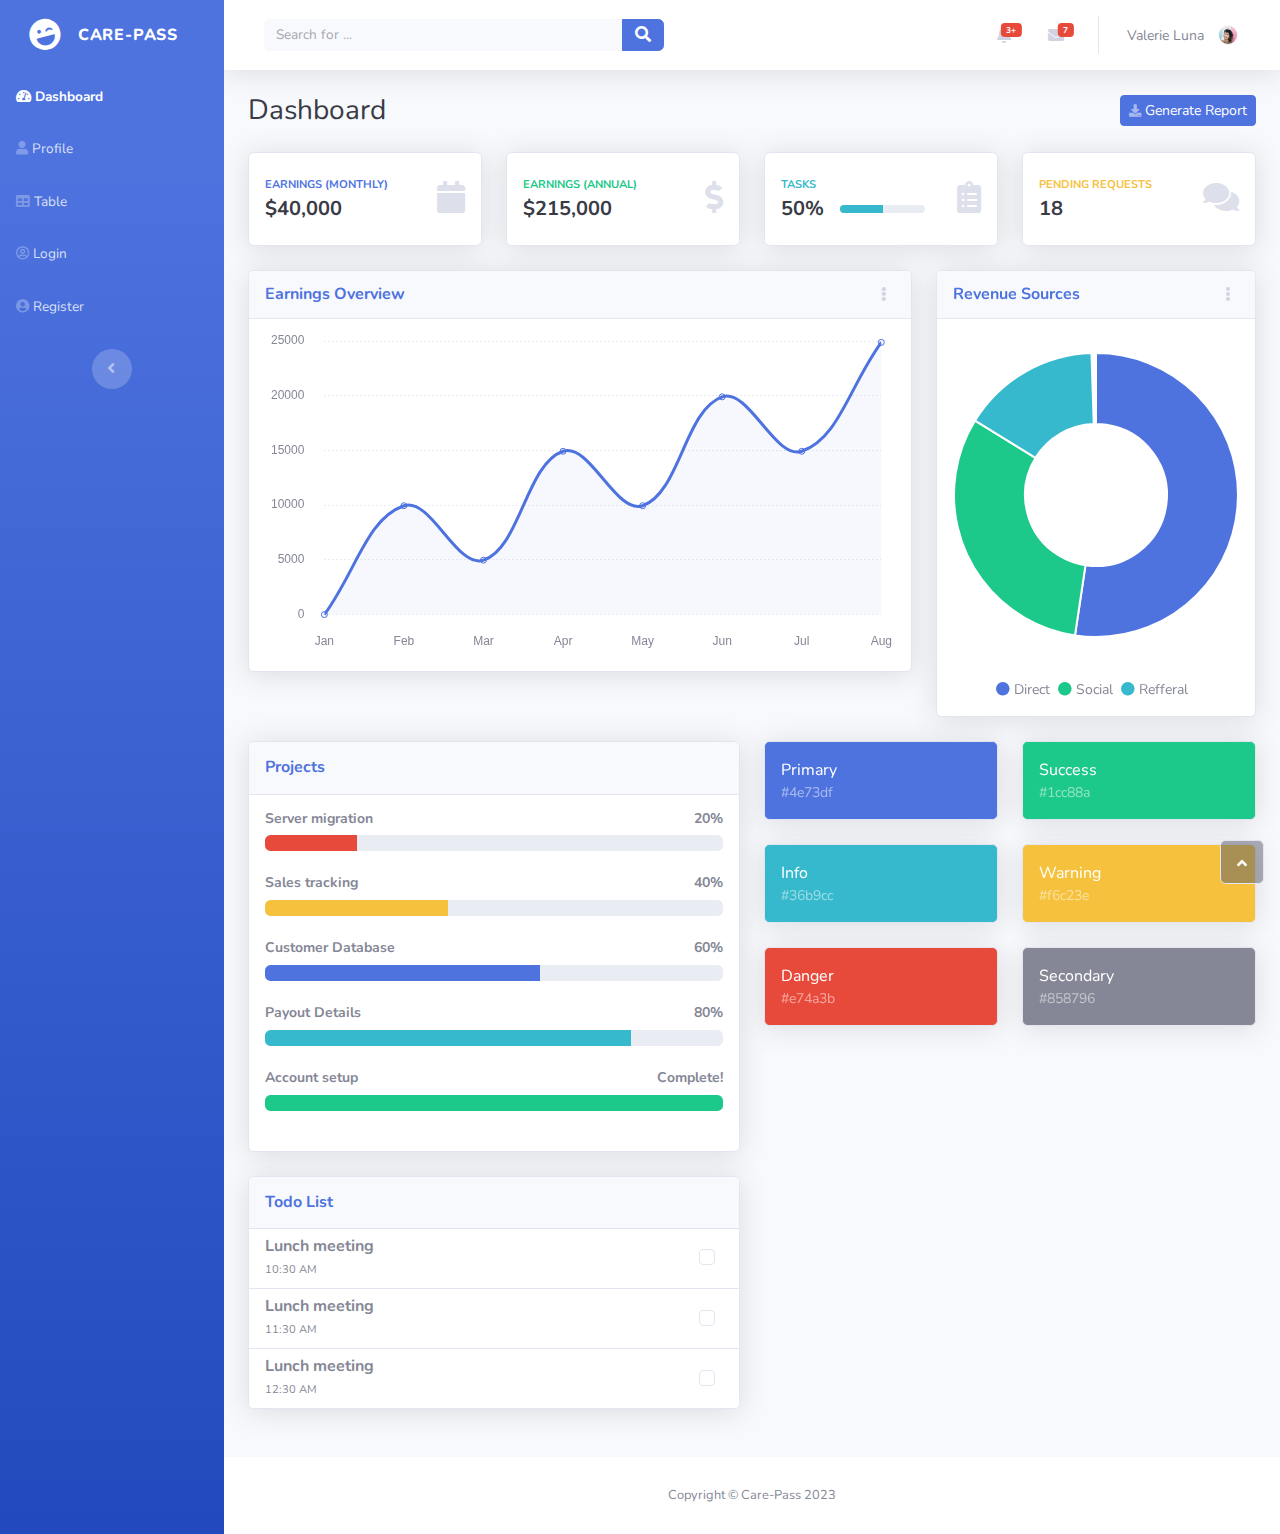
<file: UI-UX/index.html>
<!DOCTYPE html>
<html data-bs-theme="light" lang="en">

<head>
    <meta charset="utf-8">
    <meta name="viewport" content="width=device-width, initial-scale=1.0, shrink-to-fit=no">
    <title>Dashboard - Care-Pass</title>
    <link rel="stylesheet" href="assets/bootstrap/css/bootstrap.min.css">
    <link rel="stylesheet" href="https://fonts.googleapis.com/css?family=Nunito:200,200i,300,300i,400,400i,600,600i,700,700i,800,800i,900,900i&amp;display=swap">
    <link rel="stylesheet" href="assets/fonts/fontawesome-all.min.css">
    <link rel="stylesheet" href="assets/css/untitled.css">
</head>

<body id="page-top">
    <div id="wrapper">
        <nav class="navbar align-items-start sidebar sidebar-dark accordion bg-gradient-primary p-0 navbar-dark">
            <div class="container-fluid d-flex flex-column p-0"><a class="navbar-brand d-flex justify-content-center align-items-center sidebar-brand m-0" href="#">
                    <div class="sidebar-brand-icon rotate-n-15"><i class="fas fa-laugh-wink"></i></div>
                    <div class="sidebar-brand-text mx-3"><span>Care-Pass</span></div>
                </a>
                <hr class="sidebar-divider my-0">
                <ul class="navbar-nav text-light" id="accordionSidebar">
                    <li class="nav-item"><a class="nav-link active" href="index.html"><i class="fas fa-tachometer-alt"></i><span>Dashboard</span></a></li>
                    <li class="nav-item"><a class="nav-link" href="profile.html"><i class="fas fa-user"></i><span>Profile</span></a></li>
                    <li class="nav-item"><a class="nav-link" href="table.html"><i class="fas fa-table"></i><span>Table</span></a></li>
                    <li class="nav-item"><a class="nav-link" href="login.html"><i class="far fa-user-circle"></i><span>Login</span></a></li>
                    <li class="nav-item"><a class="nav-link" href="register.html"><i class="fas fa-user-circle"></i><span>Register</span></a></li>
                </ul>
                <div class="text-center d-none d-md-inline"><button class="btn rounded-circle border-0" id="sidebarToggle" type="button"></button></div>
            </div>
        </nav>
        <div class="d-flex flex-column" id="content-wrapper">
            <div id="content">
                <nav class="navbar navbar-expand bg-white shadow mb-4 topbar static-top navbar-light">
                    <div class="container-fluid"><button class="btn btn-link d-md-none rounded-circle me-3" id="sidebarToggleTop" type="button"><i class="fas fa-bars"></i></button>
                        <form class="d-none d-sm-inline-block me-auto ms-md-3 my-2 my-md-0 mw-100 navbar-search">
                            <div class="input-group"><input class="bg-light form-control border-0 small" type="text" placeholder="Search for ..."><button class="btn btn-primary py-0" type="button"><i class="fas fa-search"></i></button></div>
                        </form>
                        <ul class="navbar-nav flex-nowrap ms-auto">
                            <li class="nav-item dropdown d-sm-none no-arrow"><a class="dropdown-toggle nav-link" aria-expanded="false" data-bs-toggle="dropdown" href="#"><i class="fas fa-search"></i></a>
                                <div class="dropdown-menu dropdown-menu-end p-3 animated--grow-in" aria-labelledby="searchDropdown">
                                    <form class="me-auto navbar-search w-100">
                                        <div class="input-group"><input class="bg-light form-control border-0 small" type="text" placeholder="Search for ...">
                                            <div class="input-group-append"><button class="btn btn-primary py-0" type="button"><i class="fas fa-search"></i></button></div>
                                        </div>
                                    </form>
                                </div>
                            </li>
                            <li class="nav-item dropdown no-arrow mx-1">
                                <div class="nav-item dropdown no-arrow"><a class="dropdown-toggle nav-link" aria-expanded="false" data-bs-toggle="dropdown" href="#"><span class="badge bg-danger badge-counter">3+</span><i class="fas fa-bell fa-fw"></i></a>
                                    <div class="dropdown-menu dropdown-menu-end dropdown-list animated--grow-in">
                                        <h6 class="dropdown-header">alerts center</h6><a class="dropdown-item d-flex align-items-center" href="#">
                                            <div class="me-3">
                                                <div class="bg-primary icon-circle"><i class="fas fa-file-alt text-white"></i></div>
                                            </div>
                                            <div><span class="small text-gray-500">December 12, 2019</span>
                                                <p>A new monthly report is ready to download!</p>
                                            </div>
                                        </a><a class="dropdown-item d-flex align-items-center" href="#">
                                            <div class="me-3">
                                                <div class="bg-success icon-circle"><i class="fas fa-donate text-white"></i></div>
                                            </div>
                                            <div><span class="small text-gray-500">December 7, 2019</span>
                                                <p>$290.29 has been deposited into your account!</p>
                                            </div>
                                        </a><a class="dropdown-item d-flex align-items-center" href="#">
                                            <div class="me-3">
                                                <div class="bg-warning icon-circle"><i class="fas fa-exclamation-triangle text-white"></i></div>
                                            </div>
                                            <div><span class="small text-gray-500">December 2, 2019</span>
                                                <p>Spending Alert: We've noticed unusually high spending for your account.</p>
                                            </div>
                                        </a><a class="dropdown-item text-center small text-gray-500" href="#">Show All Alerts</a>
                                    </div>
                                </div>
                            </li>
                            <li class="nav-item dropdown no-arrow mx-1">
                                <div class="nav-item dropdown no-arrow"><a class="dropdown-toggle nav-link" aria-expanded="false" data-bs-toggle="dropdown" href="#"><span class="badge bg-danger badge-counter">7</span><i class="fas fa-envelope fa-fw"></i></a>
                                    <div class="dropdown-menu dropdown-menu-end dropdown-list animated--grow-in">
                                        <h6 class="dropdown-header">alerts center</h6><a class="dropdown-item d-flex align-items-center" href="#">
                                            <div class="dropdown-list-image me-3"><img class="rounded-circle" src="assets/img/avatars/avatar4.jpeg">
                                                <div class="bg-success status-indicator"></div>
                                            </div>
                                            <div class="fw-bold">
                                                <div class="text-truncate"><span>Hi there! I am wondering if you can help me with a problem I've been having.</span></div>
                                                <p class="small text-gray-500 mb-0">Emily Fowler - 58m</p>
                                            </div>
                                        </a><a class="dropdown-item d-flex align-items-center" href="#">
                                            <div class="dropdown-list-image me-3"><img class="rounded-circle" src="assets/img/avatars/avatar2.jpeg">
                                                <div class="status-indicator"></div>
                                            </div>
                                            <div class="fw-bold">
                                                <div class="text-truncate"><span>I have the photos that you ordered last month!</span></div>
                                                <p class="small text-gray-500 mb-0">Jae Chun - 1d</p>
                                            </div>
                                        </a><a class="dropdown-item d-flex align-items-center" href="#">
                                            <div class="dropdown-list-image me-3"><img class="rounded-circle" src="assets/img/avatars/avatar3.jpeg">
                                                <div class="bg-warning status-indicator"></div>
                                            </div>
                                            <div class="fw-bold">
                                                <div class="text-truncate"><span>Last month's report looks great, I am very happy with the progress so far, keep up the good work!</span></div>
                                                <p class="small text-gray-500 mb-0">Morgan Alvarez - 2d</p>
                                            </div>
                                        </a><a class="dropdown-item d-flex align-items-center" href="#">
                                            <div class="dropdown-list-image me-3"><img class="rounded-circle" src="assets/img/avatars/avatar5.jpeg">
                                                <div class="bg-success status-indicator"></div>
                                            </div>
                                            <div class="fw-bold">
                                                <div class="text-truncate"><span>Am I a good boy? The reason I ask is because someone told me that people say this to all dogs, even if they aren't good...</span></div>
                                                <p class="small text-gray-500 mb-0">Chicken the Dog · 2w</p>
                                            </div>
                                        </a><a class="dropdown-item text-center small text-gray-500" href="#">Show All Alerts</a>
                                    </div>
                                </div>
                                <div class="shadow dropdown-list dropdown-menu dropdown-menu-end" aria-labelledby="alertsDropdown"></div>
                            </li>
                            <div class="d-none d-sm-block topbar-divider"></div>
                            <li class="nav-item dropdown no-arrow">
                                <div class="nav-item dropdown no-arrow"><a class="dropdown-toggle nav-link" aria-expanded="false" data-bs-toggle="dropdown" href="#"><span class="d-none d-lg-inline me-2 text-gray-600 small">Valerie Luna</span><img class="border rounded-circle img-profile" src="assets/img/avatars/avatar1.jpeg"></a>
                                    <div class="dropdown-menu shadow dropdown-menu-end animated--grow-in"><a class="dropdown-item" href="#"><i class="fas fa-user fa-sm fa-fw me-2 text-gray-400"></i>&nbsp;Profile</a><a class="dropdown-item" href="#"><i class="fas fa-cogs fa-sm fa-fw me-2 text-gray-400"></i>&nbsp;Settings</a><a class="dropdown-item" href="#"><i class="fas fa-list fa-sm fa-fw me-2 text-gray-400"></i>&nbsp;Activity log</a>
                                        <div class="dropdown-divider"></div><a class="dropdown-item" href="#"><i class="fas fa-sign-out-alt fa-sm fa-fw me-2 text-gray-400"></i>&nbsp;Logout</a>
                                    </div>
                                </div>
                            </li>
                        </ul>
                    </div>
                </nav>
                <div class="container-fluid">
                    <div class="d-sm-flex justify-content-between align-items-center mb-4">
                        <h3 class="text-dark mb-0">Dashboard</h3><a class="btn btn-primary btn-sm d-none d-sm-inline-block" role="button" href="#"><i class="fas fa-download fa-sm text-white-50"></i>&nbsp;Generate Report</a>
                    </div>
                    <div class="row">
                        <div class="col-md-6 col-xl-3 mb-4">
                            <div class="card shadow border-start-primary py-2">
                                <div class="card-body">
                                    <div class="row align-items-center no-gutters">
                                        <div class="col me-2">
                                            <div class="text-uppercase text-primary fw-bold text-xs mb-1"><span>Earnings (monthly)</span></div>
                                            <div class="text-dark fw-bold h5 mb-0"><span>$40,000</span></div>
                                        </div>
                                        <div class="col-auto"><i class="fas fa-calendar fa-2x text-gray-300"></i></div>
                                    </div>
                                </div>
                            </div>
                        </div>
                        <div class="col-md-6 col-xl-3 mb-4">
                            <div class="card shadow border-start-success py-2">
                                <div class="card-body">
                                    <div class="row align-items-center no-gutters">
                                        <div class="col me-2">
                                            <div class="text-uppercase text-success fw-bold text-xs mb-1"><span>Earnings (annual)</span></div>
                                            <div class="text-dark fw-bold h5 mb-0"><span>$215,000</span></div>
                                        </div>
                                        <div class="col-auto"><i class="fas fa-dollar-sign fa-2x text-gray-300"></i></div>
                                    </div>
                                </div>
                            </div>
                        </div>
                        <div class="col-md-6 col-xl-3 mb-4">
                            <div class="card shadow border-start-info py-2">
                                <div class="card-body">
                                    <div class="row align-items-center no-gutters">
                                        <div class="col me-2">
                                            <div class="text-uppercase text-info fw-bold text-xs mb-1"><span>Tasks</span></div>
                                            <div class="row g-0 align-items-center">
                                                <div class="col-auto">
                                                    <div class="text-dark fw-bold h5 mb-0 me-3"><span>50%</span></div>
                                                </div>
                                                <div class="col">
                                                    <div class="progress progress-sm">
                                                        <div class="progress-bar bg-info" aria-valuenow="50" aria-valuemin="0" aria-valuemax="100" style="width: 50%;"><span class="visually-hidden">50%</span></div>
                                                    </div>
                                                </div>
                                            </div>
                                        </div>
                                        <div class="col-auto"><i class="fas fa-clipboard-list fa-2x text-gray-300"></i></div>
                                    </div>
                                </div>
                            </div>
                        </div>
                        <div class="col-md-6 col-xl-3 mb-4">
                            <div class="card shadow border-start-warning py-2">
                                <div class="card-body">
                                    <div class="row align-items-center no-gutters">
                                        <div class="col me-2">
                                            <div class="text-uppercase text-warning fw-bold text-xs mb-1"><span>Pending Requests</span></div>
                                            <div class="text-dark fw-bold h5 mb-0"><span>18</span></div>
                                        </div>
                                        <div class="col-auto"><i class="fas fa-comments fa-2x text-gray-300"></i></div>
                                    </div>
                                </div>
                            </div>
                        </div>
                    </div>
                    <div class="row">
                        <div class="col-lg-7 col-xl-8">
                            <div class="card shadow mb-4">
                                <div class="card-header d-flex justify-content-between align-items-center">
                                    <h6 class="text-primary fw-bold m-0">Earnings Overview</h6>
                                    <div class="dropdown no-arrow"><button class="btn btn-link btn-sm dropdown-toggle" aria-expanded="false" data-bs-toggle="dropdown" type="button"><i class="fas fa-ellipsis-v text-gray-400"></i></button>
                                        <div class="dropdown-menu shadow dropdown-menu-end animated--fade-in">
                                            <p class="text-center dropdown-header">dropdown header:</p><a class="dropdown-item" href="#">&nbsp;Action</a><a class="dropdown-item" href="#">&nbsp;Another action</a>
                                            <div class="dropdown-divider"></div><a class="dropdown-item" href="#">&nbsp;Something else here</a>
                                        </div>
                                    </div>
                                </div>
                                <div class="card-body">
                                    <div class="chart-area"><canvas data-bss-chart="{&quot;type&quot;:&quot;line&quot;,&quot;data&quot;:{&quot;labels&quot;:[&quot;Jan&quot;,&quot;Feb&quot;,&quot;Mar&quot;,&quot;Apr&quot;,&quot;May&quot;,&quot;Jun&quot;,&quot;Jul&quot;,&quot;Aug&quot;],&quot;datasets&quot;:[{&quot;label&quot;:&quot;Earnings&quot;,&quot;fill&quot;:true,&quot;data&quot;:[&quot;0&quot;,&quot;10000&quot;,&quot;5000&quot;,&quot;15000&quot;,&quot;10000&quot;,&quot;20000&quot;,&quot;15000&quot;,&quot;25000&quot;],&quot;backgroundColor&quot;:&quot;rgba(78, 115, 223, 0.05)&quot;,&quot;borderColor&quot;:&quot;rgba(78, 115, 223, 1)&quot;}]},&quot;options&quot;:{&quot;maintainAspectRatio&quot;:false,&quot;legend&quot;:{&quot;display&quot;:false,&quot;labels&quot;:{&quot;fontStyle&quot;:&quot;normal&quot;}},&quot;title&quot;:{&quot;fontStyle&quot;:&quot;normal&quot;},&quot;scales&quot;:{&quot;xAxes&quot;:[{&quot;gridLines&quot;:{&quot;color&quot;:&quot;rgb(234, 236, 244)&quot;,&quot;zeroLineColor&quot;:&quot;rgb(234, 236, 244)&quot;,&quot;drawBorder&quot;:false,&quot;drawTicks&quot;:false,&quot;borderDash&quot;:[&quot;2&quot;],&quot;zeroLineBorderDash&quot;:[&quot;2&quot;],&quot;drawOnChartArea&quot;:false},&quot;ticks&quot;:{&quot;fontColor&quot;:&quot;#858796&quot;,&quot;fontStyle&quot;:&quot;normal&quot;,&quot;padding&quot;:20}}],&quot;yAxes&quot;:[{&quot;gridLines&quot;:{&quot;color&quot;:&quot;rgb(234, 236, 244)&quot;,&quot;zeroLineColor&quot;:&quot;rgb(234, 236, 244)&quot;,&quot;drawBorder&quot;:false,&quot;drawTicks&quot;:false,&quot;borderDash&quot;:[&quot;2&quot;],&quot;zeroLineBorderDash&quot;:[&quot;2&quot;]},&quot;ticks&quot;:{&quot;fontColor&quot;:&quot;#858796&quot;,&quot;fontStyle&quot;:&quot;normal&quot;,&quot;padding&quot;:20}}]}}}"></canvas></div>
                                </div>
                            </div>
                        </div>
                        <div class="col-lg-5 col-xl-4">
                            <div class="card shadow mb-4">
                                <div class="card-header d-flex justify-content-between align-items-center">
                                    <h6 class="text-primary fw-bold m-0">Revenue Sources</h6>
                                    <div class="dropdown no-arrow"><button class="btn btn-link btn-sm dropdown-toggle" aria-expanded="false" data-bs-toggle="dropdown" type="button"><i class="fas fa-ellipsis-v text-gray-400"></i></button>
                                        <div class="dropdown-menu shadow dropdown-menu-end animated--fade-in">
                                            <p class="text-center dropdown-header">dropdown header:</p><a class="dropdown-item" href="#">&nbsp;Action</a><a class="dropdown-item" href="#">&nbsp;Another action</a>
                                            <div class="dropdown-divider"></div><a class="dropdown-item" href="#">&nbsp;Something else here</a>
                                        </div>
                                    </div>
                                </div>
                                <div class="card-body">
                                    <div class="chart-area"><canvas data-bss-chart="{&quot;type&quot;:&quot;doughnut&quot;,&quot;data&quot;:{&quot;labels&quot;:[&quot;Direct&quot;,&quot;Social&quot;,&quot;Referral&quot;],&quot;datasets&quot;:[{&quot;label&quot;:&quot;&quot;,&quot;backgroundColor&quot;:[&quot;#4e73df&quot;,&quot;#1cc88a&quot;,&quot;#36b9cc&quot;],&quot;borderColor&quot;:[&quot;#ffffff&quot;,&quot;#ffffff&quot;,&quot;#ffffff&quot;],&quot;data&quot;:[&quot;50&quot;,&quot;30&quot;,&quot;15&quot;]}]},&quot;options&quot;:{&quot;maintainAspectRatio&quot;:false,&quot;legend&quot;:{&quot;display&quot;:false,&quot;labels&quot;:{&quot;fontStyle&quot;:&quot;normal&quot;}},&quot;title&quot;:{&quot;fontStyle&quot;:&quot;normal&quot;}}}"></canvas></div>
                                    <div class="text-center small mt-4"><span class="me-2"><i class="fas fa-circle text-primary"></i>&nbsp;Direct</span><span class="me-2"><i class="fas fa-circle text-success"></i>&nbsp;Social</span><span class="me-2"><i class="fas fa-circle text-info"></i>&nbsp;Refferal</span></div>
                                </div>
                            </div>
                        </div>
                    </div>
                    <div class="row">
                        <div class="col-lg-6 mb-4">
                            <div class="card shadow mb-4">
                                <div class="card-header py-3">
                                    <h6 class="text-primary fw-bold m-0">Projects</h6>
                                </div>
                                <div class="card-body">
                                    <h4 class="small fw-bold">Server migration<span class="float-end">20%</span></h4>
                                    <div class="progress mb-4">
                                        <div class="progress-bar bg-danger" aria-valuenow="20" aria-valuemin="0" aria-valuemax="100" style="width: 20%;"><span class="visually-hidden">20%</span></div>
                                    </div>
                                    <h4 class="small fw-bold">Sales tracking<span class="float-end">40%</span></h4>
                                    <div class="progress mb-4">
                                        <div class="progress-bar bg-warning" aria-valuenow="40" aria-valuemin="0" aria-valuemax="100" style="width: 40%;"><span class="visually-hidden">40%</span></div>
                                    </div>
                                    <h4 class="small fw-bold">Customer Database<span class="float-end">60%</span></h4>
                                    <div class="progress mb-4">
                                        <div class="progress-bar bg-primary" aria-valuenow="60" aria-valuemin="0" aria-valuemax="100" style="width: 60%;"><span class="visually-hidden">60%</span></div>
                                    </div>
                                    <h4 class="small fw-bold">Payout Details<span class="float-end">80%</span></h4>
                                    <div class="progress mb-4">
                                        <div class="progress-bar bg-info" aria-valuenow="80" aria-valuemin="0" aria-valuemax="100" style="width: 80%;"><span class="visually-hidden">80%</span></div>
                                    </div>
                                    <h4 class="small fw-bold">Account setup<span class="float-end">Complete!</span></h4>
                                    <div class="progress mb-4">
                                        <div class="progress-bar bg-success" aria-valuenow="100" aria-valuemin="0" aria-valuemax="100" style="width: 100%;"><span class="visually-hidden">100%</span></div>
                                    </div>
                                </div>
                            </div>
                            <div class="card shadow mb-4">
                                <div class="card-header py-3">
                                    <h6 class="text-primary fw-bold m-0">Todo List</h6>
                                </div>
                                <ul class="list-group list-group-flush">
                                    <li class="list-group-item">
                                        <div class="row align-items-center no-gutters">
                                            <div class="col me-2">
                                                <h6 class="mb-0"><strong>Lunch meeting</strong></h6><span class="text-xs">10:30 AM</span>
                                            </div>
                                            <div class="col-auto">
                                                <div class="form-check"><input class="form-check-input" type="checkbox" id="formCheck-1"><label class="form-check-label" for="formCheck-1"></label></div>
                                            </div>
                                        </div>
                                    </li>
                                    <li class="list-group-item">
                                        <div class="row align-items-center no-gutters">
                                            <div class="col me-2">
                                                <h6 class="mb-0"><strong>Lunch meeting</strong></h6><span class="text-xs">11:30 AM</span>
                                            </div>
                                            <div class="col-auto">
                                                <div class="form-check"><input class="form-check-input" type="checkbox" id="formCheck-2"><label class="form-check-label" for="formCheck-2"></label></div>
                                            </div>
                                        </div>
                                    </li>
                                    <li class="list-group-item">
                                        <div class="row align-items-center no-gutters">
                                            <div class="col me-2">
                                                <h6 class="mb-0"><strong>Lunch meeting</strong></h6><span class="text-xs">12:30 AM</span>
                                            </div>
                                            <div class="col-auto">
                                                <div class="form-check"><input class="form-check-input" type="checkbox" id="formCheck-3"><label class="form-check-label" for="formCheck-3"></label></div>
                                            </div>
                                        </div>
                                    </li>
                                </ul>
                            </div>
                        </div>
                        <div class="col">
                            <div class="row">
                                <div class="col-lg-6 mb-4">
                                    <div class="card text-white bg-primary shadow">
                                        <div class="card-body">
                                            <p class="m-0">Primary</p>
                                            <p class="text-white-50 small m-0">#4e73df</p>
                                        </div>
                                    </div>
                                </div>
                                <div class="col-lg-6 mb-4">
                                    <div class="card text-white bg-success shadow">
                                        <div class="card-body">
                                            <p class="m-0">Success</p>
                                            <p class="text-white-50 small m-0">#1cc88a</p>
                                        </div>
                                    </div>
                                </div>
                                <div class="col-lg-6 mb-4">
                                    <div class="card text-white bg-info shadow">
                                        <div class="card-body">
                                            <p class="m-0">Info</p>
                                            <p class="text-white-50 small m-0">#36b9cc</p>
                                        </div>
                                    </div>
                                </div>
                                <div class="col-lg-6 mb-4">
                                    <div class="card text-white bg-warning shadow">
                                        <div class="card-body">
                                            <p class="m-0">Warning</p>
                                            <p class="text-white-50 small m-0">#f6c23e</p>
                                        </div>
                                    </div>
                                </div>
                                <div class="col-lg-6 mb-4">
                                    <div class="card text-white bg-danger shadow">
                                        <div class="card-body">
                                            <p class="m-0">Danger</p>
                                            <p class="text-white-50 small m-0">#e74a3b</p>
                                        </div>
                                    </div>
                                </div>
                                <div class="col-lg-6 mb-4">
                                    <div class="card text-white bg-secondary shadow">
                                        <div class="card-body">
                                            <p class="m-0">Secondary</p>
                                            <p class="text-white-50 small m-0">#858796</p>
                                        </div>
                                    </div>
                                </div>
                            </div>
                        </div>
                    </div>
                </div>
            </div>
            <footer class="bg-white sticky-footer">
                <div class="container my-auto">
                    <div class="text-center my-auto copyright"><span>Copyright © Care-Pass 2023</span></div>
                </div>
            </footer>
        </div><a class="border rounded d-inline scroll-to-top" href="#page-top"><i class="fas fa-angle-up"></i></a>
    </div>
    <script src="assets/bootstrap/js/bootstrap.min.js"></script>
    <script src="assets/js/chart.min.js"></script>
    <script src="assets/js/bs-init.js"></script>
    <script src="assets/js/theme.js"></script>
</body>

</html>
</file>
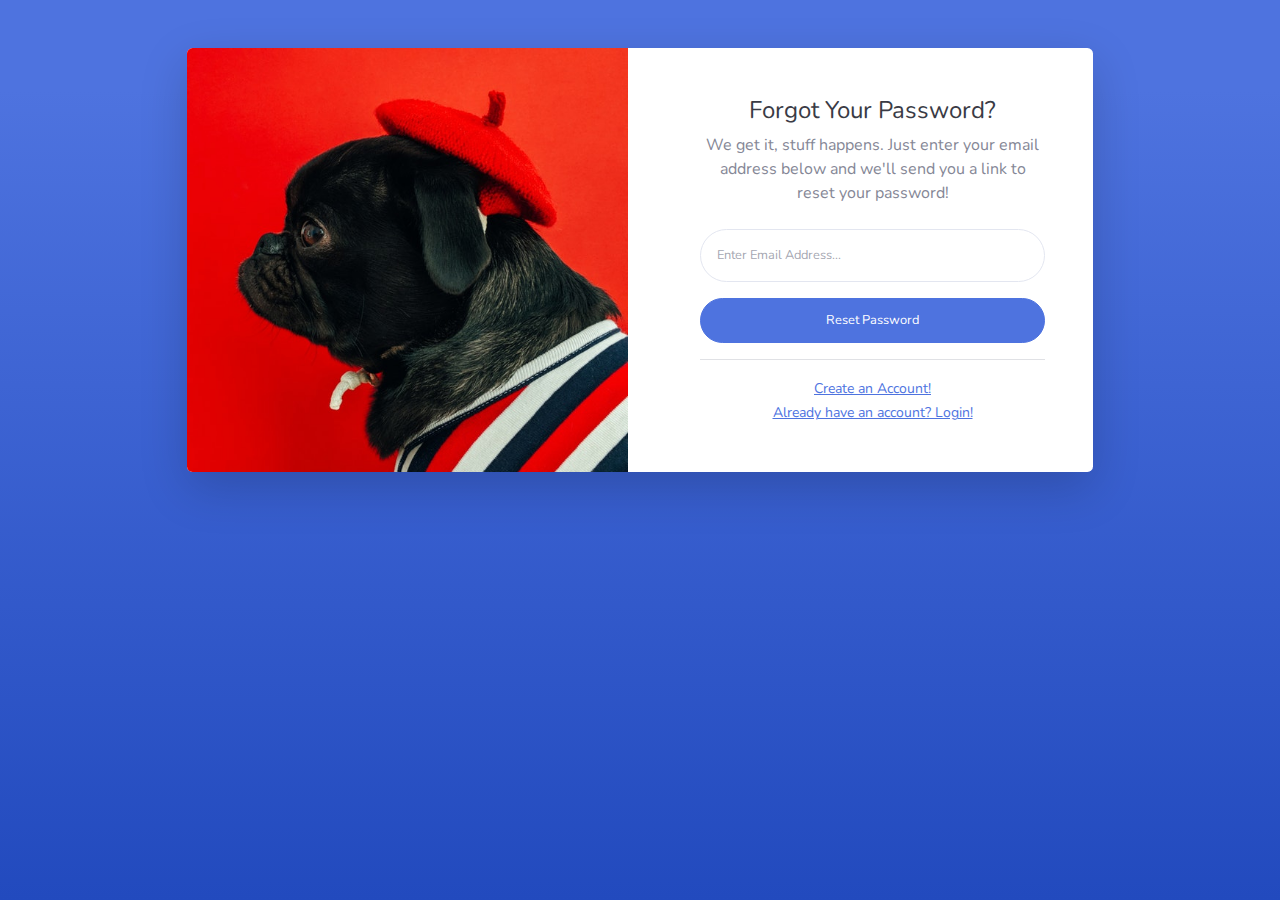
<file: UI-UX/forgot-password.html>
<!DOCTYPE html>
<html data-bs-theme="light" lang="en">

<head>
    <meta charset="utf-8">
    <meta name="viewport" content="width=device-width, initial-scale=1.0, shrink-to-fit=no">
    <title>Forgotten Password - Care-Pass</title>
    <link rel="stylesheet" href="assets/bootstrap/css/bootstrap.min.css">
    <link rel="stylesheet" href="https://fonts.googleapis.com/css?family=Nunito:200,200i,300,300i,400,400i,600,600i,700,700i,800,800i,900,900i&amp;display=swap">
    <link rel="stylesheet" href="assets/css/untitled.css">
</head>

<body class="bg-gradient-primary">
    <div class="container">
        <div class="row justify-content-center">
            <div class="col-md-9 col-lg-12 col-xl-10">
                <div class="card shadow-lg o-hidden border-0 my-5">
                    <div class="card-body p-0">
                        <div class="row">
                            <div class="col-lg-6 d-none d-lg-flex">
                                <div class="flex-grow-1 bg-password-image" style="background-image: url(&quot;assets/img/dogs/image1.jpeg&quot;);"></div>
                            </div>
                            <div class="col-lg-6">
                                <div class="p-5">
                                    <div class="text-center">
                                        <h4 class="text-dark mb-2">Forgot Your Password?</h4>
                                        <p class="mb-4">We get it, stuff happens. Just enter your email address below and we'll send you a link to reset your password!</p>
                                    </div>
                                    <form class="user">
                                        <div class="mb-3"><input class="form-control form-control-user" type="email" id="exampleInputEmail" aria-describedby="emailHelp" placeholder="Enter Email Address..." name="email"></div><button class="btn btn-primary d-block btn-user w-100" type="submit">Reset Password</button>
                                    </form>
                                    <div class="text-center">
                                        <hr><a class="small" href="register.html">Create an Account!</a>
                                    </div>
                                    <div class="text-center"><a class="small" href="login.html">Already have an account? Login!</a></div>
                                </div>
                            </div>
                        </div>
                    </div>
                </div>
            </div>
        </div>
    </div>
    <script src="assets/bootstrap/js/bootstrap.min.js"></script>
    <script src="assets/js/bs-init.js"></script>
    <script src="assets/js/theme.js"></script>
</body>

</html>
</file>
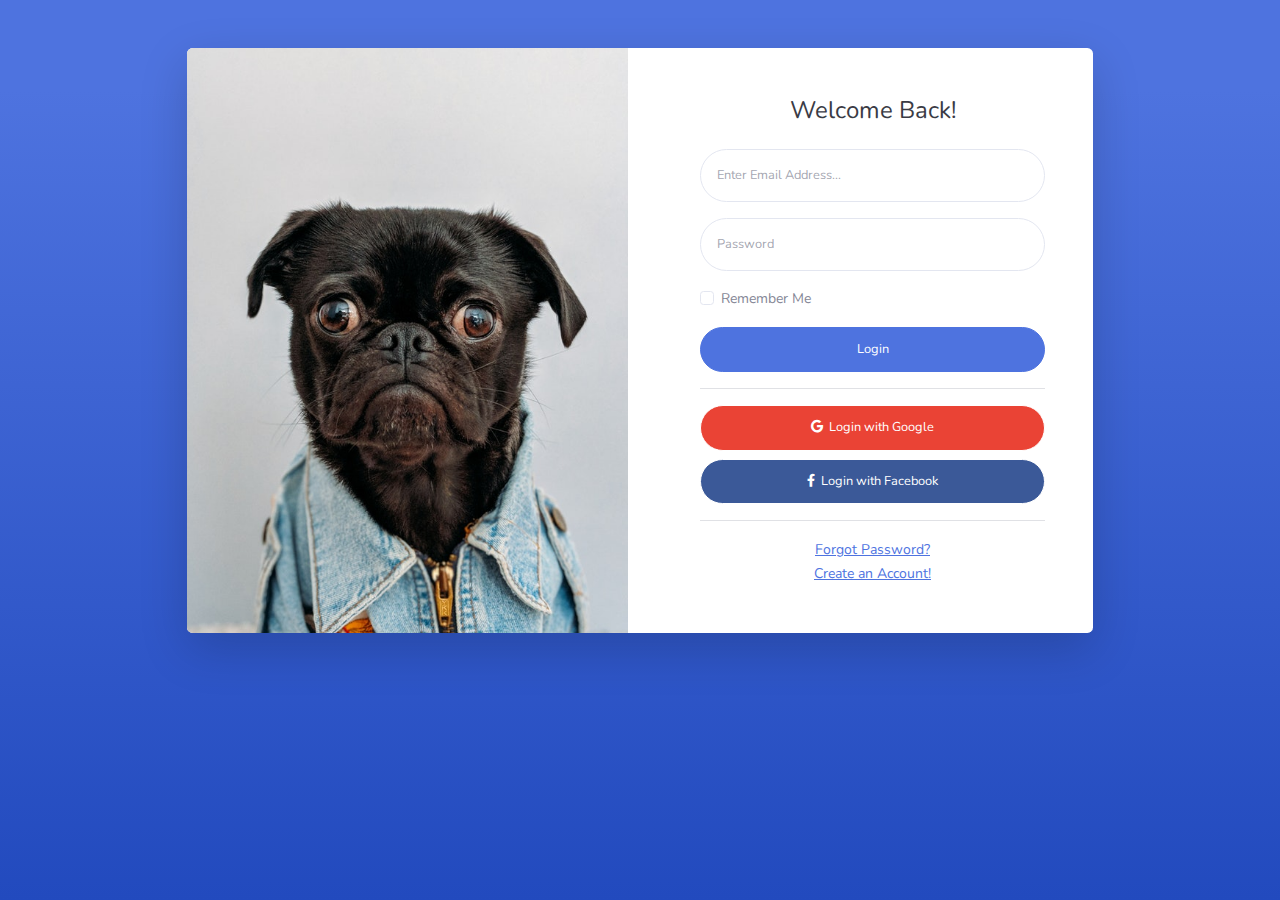
<file: UI-UX/login.html>
<!DOCTYPE html>
<html data-bs-theme="light" lang="en">

<head>
    <meta charset="utf-8">
    <meta name="viewport" content="width=device-width, initial-scale=1.0, shrink-to-fit=no">
    <title>Login - Care-Pass</title>
    <link rel="stylesheet" href="assets/bootstrap/css/bootstrap.min.css">
    <link rel="stylesheet" href="https://fonts.googleapis.com/css?family=Nunito:200,200i,300,300i,400,400i,600,600i,700,700i,800,800i,900,900i&amp;display=swap">
    <link rel="stylesheet" href="assets/fonts/fontawesome-all.min.css">
    <link rel="stylesheet" href="assets/css/untitled.css">
</head>

<body class="bg-gradient-primary">
    <div class="container">
        <div class="row justify-content-center">
            <div class="col-md-9 col-lg-12 col-xl-10">
                <div class="card shadow-lg o-hidden border-0 my-5">
                    <div class="card-body p-0">
                        <div class="row">
                            <div class="col-lg-6 d-none d-lg-flex">
                                <div class="flex-grow-1 bg-login-image" style="background-image: url(&quot;assets/img/dogs/image3.jpeg&quot;);"></div>
                            </div>
                            <div class="col-lg-6">
                                <div class="p-5">
                                    <div class="text-center">
                                        <h4 class="text-dark mb-4">Welcome Back!</h4>
                                    </div>
                                    <form class="user">
                                        <div class="mb-3"><input class="form-control form-control-user" type="email" id="exampleInputEmail" aria-describedby="emailHelp" placeholder="Enter Email Address..." name="email"></div>
                                        <div class="mb-3"><input class="form-control form-control-user" type="password" id="exampleInputPassword" placeholder="Password" name="password"></div>
                                        <div class="mb-3">
                                            <div class="custom-control custom-checkbox small">
                                                <div class="form-check"><input class="form-check-input custom-control-input" type="checkbox" id="formCheck-1"><label class="form-check-label custom-control-label" for="formCheck-1">Remember Me</label></div>
                                            </div>
                                        </div><button class="btn btn-primary d-block btn-user w-100" type="submit">Login</button>
                                        <hr><a class="btn btn-primary d-block btn-google btn-user w-100 mb-2" role="button"><i class="fab fa-google"></i>&nbsp; Login with Google</a><a class="btn btn-primary d-block btn-facebook btn-user w-100" role="button"><i class="fab fa-facebook-f"></i>&nbsp; Login with Facebook</a>
                                        <hr>
                                    </form>
                                    <div class="text-center"><a class="small" href="forgot-password.html">Forgot Password?</a></div>
                                    <div class="text-center"><a class="small" href="register.html">Create an Account!</a></div>
                                </div>
                            </div>
                        </div>
                    </div>
                </div>
            </div>
        </div>
    </div>
    <script src="assets/bootstrap/js/bootstrap.min.js"></script>
    <script src="assets/js/bs-init.js"></script>
    <script src="assets/js/theme.js"></script>
</body>

</html>
</file>
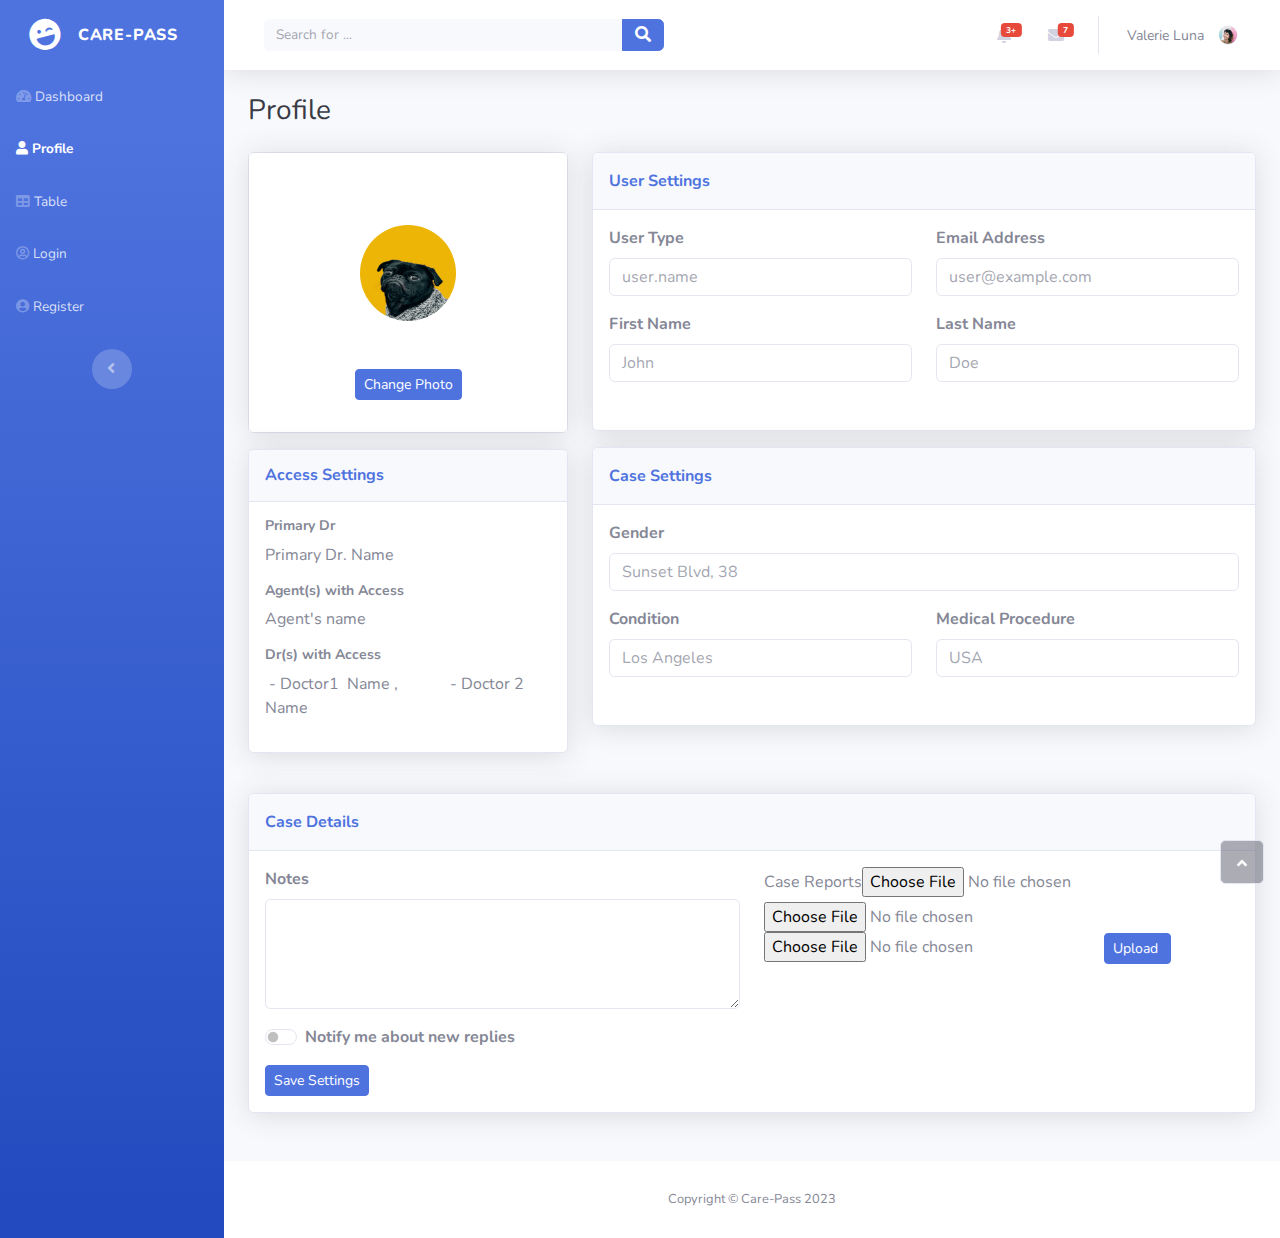
<file: UI-UX/profile.html>
<!DOCTYPE html>
<html data-bs-theme="light" lang="en">

<head>
    <meta charset="utf-8">
    <meta name="viewport" content="width=device-width, initial-scale=1.0, shrink-to-fit=no">
    <title>Profile - Care-Pass</title>
    <link rel="stylesheet" href="assets/bootstrap/css/bootstrap.min.css">
    <link rel="stylesheet" href="https://fonts.googleapis.com/css?family=Nunito:200,200i,300,300i,400,400i,600,600i,700,700i,800,800i,900,900i&amp;display=swap">
    <link rel="stylesheet" href="assets/fonts/fontawesome-all.min.css">
    <link rel="stylesheet" href="assets/css/untitled.css">
</head>

<body id="page-top">
    <div id="wrapper">
        <nav class="navbar align-items-start sidebar sidebar-dark accordion bg-gradient-primary p-0 navbar-dark">
            <div class="container-fluid d-flex flex-column p-0"><a class="navbar-brand d-flex justify-content-center align-items-center sidebar-brand m-0" href="#">
                    <div class="sidebar-brand-icon rotate-n-15"><i class="fas fa-laugh-wink"></i></div>
                    <div class="sidebar-brand-text mx-3"><span>Care-Pass</span></div>
                </a>
                <hr class="sidebar-divider my-0">
                <ul class="navbar-nav text-light" id="accordionSidebar">
                    <li class="nav-item"><a class="nav-link" href="index.html"><i class="fas fa-tachometer-alt"></i><span>Dashboard</span></a></li>
                    <li class="nav-item"><a class="nav-link active" href="profile.html"><i class="fas fa-user"></i><span>Profile</span></a></li>
                    <li class="nav-item"><a class="nav-link" href="table.html"><i class="fas fa-table"></i><span>Table</span></a></li>
                    <li class="nav-item"><a class="nav-link" href="login.html"><i class="far fa-user-circle"></i><span>Login</span></a></li>
                    <li class="nav-item"><a class="nav-link" href="register.html"><i class="fas fa-user-circle"></i><span>Register</span></a></li>
                </ul>
                <div class="text-center d-none d-md-inline"><button class="btn rounded-circle border-0" id="sidebarToggle" type="button"></button></div>
            </div>
        </nav>
        <div class="d-flex flex-column" id="content-wrapper">
            <div id="content">
                <nav class="navbar navbar-expand bg-white shadow mb-4 topbar static-top navbar-light">
                    <div class="container-fluid"><button class="btn btn-link d-md-none rounded-circle me-3" id="sidebarToggleTop" type="button"><i class="fas fa-bars"></i></button>
                        <form class="d-none d-sm-inline-block me-auto ms-md-3 my-2 my-md-0 mw-100 navbar-search">
                            <div class="input-group"><input class="bg-light form-control border-0 small" type="text" placeholder="Search for ..."><button class="btn btn-primary py-0" type="button"><i class="fas fa-search"></i></button></div>
                        </form>
                        <ul class="navbar-nav flex-nowrap ms-auto">
                            <li class="nav-item dropdown d-sm-none no-arrow"><a class="dropdown-toggle nav-link" aria-expanded="false" data-bs-toggle="dropdown" href="#"><i class="fas fa-search"></i></a>
                                <div class="dropdown-menu dropdown-menu-end p-3 animated--grow-in" aria-labelledby="searchDropdown">
                                    <form class="me-auto navbar-search w-100">
                                        <div class="input-group"><input class="bg-light form-control border-0 small" type="text" placeholder="Search for ...">
                                            <div class="input-group-append"><button class="btn btn-primary py-0" type="button"><i class="fas fa-search"></i></button></div>
                                        </div>
                                    </form>
                                </div>
                            </li>
                            <li class="nav-item dropdown no-arrow mx-1">
                                <div class="nav-item dropdown no-arrow"><a class="dropdown-toggle nav-link" aria-expanded="false" data-bs-toggle="dropdown" href="#"><span class="badge bg-danger badge-counter">3+</span><i class="fas fa-bell fa-fw"></i></a>
                                    <div class="dropdown-menu dropdown-menu-end dropdown-list animated--grow-in">
                                        <h6 class="dropdown-header">alerts center</h6><a class="dropdown-item d-flex align-items-center" href="#">
                                            <div class="me-3">
                                                <div class="bg-primary icon-circle"><i class="fas fa-file-alt text-white"></i></div>
                                            </div>
                                            <div><span class="small text-gray-500">December 12, 2019</span>
                                                <p>A new monthly report is ready to download!</p>
                                            </div>
                                        </a><a class="dropdown-item d-flex align-items-center" href="#">
                                            <div class="me-3">
                                                <div class="bg-success icon-circle"><i class="fas fa-donate text-white"></i></div>
                                            </div>
                                            <div><span class="small text-gray-500">December 7, 2019</span>
                                                <p>$290.29 has been deposited into your account!</p>
                                            </div>
                                        </a><a class="dropdown-item d-flex align-items-center" href="#">
                                            <div class="me-3">
                                                <div class="bg-warning icon-circle"><i class="fas fa-exclamation-triangle text-white"></i></div>
                                            </div>
                                            <div><span class="small text-gray-500">December 2, 2019</span>
                                                <p>Spending Alert: We've noticed unusually high spending for your account.</p>
                                            </div>
                                        </a><a class="dropdown-item text-center small text-gray-500" href="#">Show All Alerts</a>
                                    </div>
                                </div>
                            </li>
                            <li class="nav-item dropdown no-arrow mx-1">
                                <div class="nav-item dropdown no-arrow"><a class="dropdown-toggle nav-link" aria-expanded="false" data-bs-toggle="dropdown" href="#"><span class="badge bg-danger badge-counter">7</span><i class="fas fa-envelope fa-fw"></i></a>
                                    <div class="dropdown-menu dropdown-menu-end dropdown-list animated--grow-in">
                                        <h6 class="dropdown-header">alerts center</h6><a class="dropdown-item d-flex align-items-center" href="#">
                                            <div class="dropdown-list-image me-3"><img class="rounded-circle" src="assets/img/avatars/avatar4.jpeg">
                                                <div class="bg-success status-indicator"></div>
                                            </div>
                                            <div class="fw-bold">
                                                <div class="text-truncate"><span>Hi there! I am wondering if you can help me with a problem I've been having.</span></div>
                                                <p class="small text-gray-500 mb-0">Emily Fowler - 58m</p>
                                            </div>
                                        </a><a class="dropdown-item d-flex align-items-center" href="#">
                                            <div class="dropdown-list-image me-3"><img class="rounded-circle" src="assets/img/avatars/avatar2.jpeg">
                                                <div class="status-indicator"></div>
                                            </div>
                                            <div class="fw-bold">
                                                <div class="text-truncate"><span>I have the photos that you ordered last month!</span></div>
                                                <p class="small text-gray-500 mb-0">Jae Chun - 1d</p>
                                            </div>
                                        </a><a class="dropdown-item d-flex align-items-center" href="#">
                                            <div class="dropdown-list-image me-3"><img class="rounded-circle" src="assets/img/avatars/avatar3.jpeg">
                                                <div class="bg-warning status-indicator"></div>
                                            </div>
                                            <div class="fw-bold">
                                                <div class="text-truncate"><span>Last month's report looks great, I am very happy with the progress so far, keep up the good work!</span></div>
                                                <p class="small text-gray-500 mb-0">Morgan Alvarez - 2d</p>
                                            </div>
                                        </a><a class="dropdown-item d-flex align-items-center" href="#">
                                            <div class="dropdown-list-image me-3"><img class="rounded-circle" src="assets/img/avatars/avatar5.jpeg">
                                                <div class="bg-success status-indicator"></div>
                                            </div>
                                            <div class="fw-bold">
                                                <div class="text-truncate"><span>Am I a good boy? The reason I ask is because someone told me that people say this to all dogs, even if they aren't good...</span></div>
                                                <p class="small text-gray-500 mb-0">Chicken the Dog · 2w</p>
                                            </div>
                                        </a><a class="dropdown-item text-center small text-gray-500" href="#">Show All Alerts</a>
                                    </div>
                                </div>
                                <div class="shadow dropdown-list dropdown-menu dropdown-menu-end" aria-labelledby="alertsDropdown"></div>
                            </li>
                            <div class="d-none d-sm-block topbar-divider"></div>
                            <li class="nav-item dropdown no-arrow">
                                <div class="nav-item dropdown no-arrow"><a class="dropdown-toggle nav-link" aria-expanded="false" data-bs-toggle="dropdown" href="#"><span class="d-none d-lg-inline me-2 text-gray-600 small">Valerie Luna</span><img class="border rounded-circle img-profile" src="assets/img/avatars/avatar1.jpeg"></a>
                                    <div class="dropdown-menu shadow dropdown-menu-end animated--grow-in"><a class="dropdown-item" href="#"><i class="fas fa-user fa-sm fa-fw me-2 text-gray-400"></i>&nbsp;Profile</a><a class="dropdown-item" href="#"><i class="fas fa-cogs fa-sm fa-fw me-2 text-gray-400"></i>&nbsp;Settings</a><a class="dropdown-item" href="#"><i class="fas fa-list fa-sm fa-fw me-2 text-gray-400"></i>&nbsp;Activity log</a>
                                        <div class="dropdown-divider"></div><a class="dropdown-item" href="#"><i class="fas fa-sign-out-alt fa-sm fa-fw me-2 text-gray-400"></i>&nbsp;Logout</a>
                                    </div>
                                </div>
                            </li>
                        </ul>
                    </div>
                </nav>
                <div class="container-fluid">
                    <h3 class="text-dark mb-4">Profile</h3>
                    <div class="row mb-3">
                        <div class="col-lg-4">
                            <div class="card mb-3">
                                <div class="card-body text-center shadow"><img class="rounded-circle mb-3 mt-4" src="assets/img/dogs/image2.jpeg" width="160" height="160">
                                    <div class="mb-3"><button class="btn btn-primary btn-sm" type="button">Change Photo</button></div>
                                </div>
                            </div>
                            <div class="card shadow mb-4">
                                <div class="card-header py-3">
                                    <h6 class="text-primary fw-bold m-0">Access Settings</h6>
                                </div>
                                <div class="card-body">
                                    <h4 class="small fw-bold">Primary Dr</h4>
                                    <p>Primary Dr. Name&nbsp;</p>
                                    <h4 class="small fw-bold">Agent(s) with Access</h4>
                                    <p>Agent's name</p>
                                    <h4 class="small fw-bold">Dr(s) with Access</h4>
                                    <p>&nbsp;- Doctor1&nbsp; Name ,&nbsp; &nbsp; &nbsp; &nbsp; &nbsp; &nbsp; &nbsp;- Doctor 2 Name</p>
                                </div>
                            </div>
                        </div>
                        <div class="col-lg-8">
                            <div class="row mb-3 d-none">
                                <div class="col">
                                    <div class="card text-white bg-primary shadow">
                                        <div class="card-body">
                                            <div class="row mb-2">
                                                <div class="col">
                                                    <p class="m-0">Peformance</p>
                                                    <p class="m-0"><strong>65.2%</strong></p>
                                                </div>
                                                <div class="col-auto"><i class="fas fa-rocket fa-2x"></i></div>
                                            </div>
                                            <p class="text-white-50 small m-0"><i class="fas fa-arrow-up"></i>&nbsp;5% since last month</p>
                                        </div>
                                    </div>
                                </div>
                                <div class="col">
                                    <div class="card text-white bg-success shadow">
                                        <div class="card-body">
                                            <div class="row mb-2">
                                                <div class="col">
                                                    <p class="m-0">Peformance</p>
                                                    <p class="m-0"><strong>65.2%</strong></p>
                                                </div>
                                                <div class="col-auto"><i class="fas fa-rocket fa-2x"></i></div>
                                            </div>
                                            <p class="text-white-50 small m-0"><i class="fas fa-arrow-up"></i>&nbsp;5% since last month</p>
                                        </div>
                                    </div>
                                </div>
                            </div>
                            <div class="row">
                                <div class="col">
                                    <div class="card shadow mb-3">
                                        <div class="card-header py-3">
                                            <p class="text-primary m-0 fw-bold">User Settings</p>
                                        </div>
                                        <div class="card-body">
                                            <form>
                                                <div class="row">
                                                    <div class="col">
                                                        <div class="mb-3"><label class="form-label" for="username"><strong>User Type</strong></label><input class="form-control" type="text" id="username" placeholder="user.name" name="username"></div>
                                                    </div>
                                                    <div class="col">
                                                        <div class="mb-3"><label class="form-label" for="email"><strong>Email Address</strong></label><input class="form-control" type="email" id="email" placeholder="user@example.com" name="email"></div>
                                                    </div>
                                                </div>
                                                <div class="row">
                                                    <div class="col">
                                                        <div class="mb-3"><label class="form-label" for="first_name"><strong>First Name</strong></label><input class="form-control" type="text" id="first_name" placeholder="John" name="first_name"></div>
                                                    </div>
                                                    <div class="col">
                                                        <div class="mb-3"><label class="form-label" for="last_name"><strong>Last Name</strong></label><input class="form-control" type="text" id="last_name" placeholder="Doe" name="last_name"></div>
                                                    </div>
                                                </div>
                                                <div class="mb-3"></div>
                                            </form>
                                        </div>
                                    </div>
                                    <div class="card shadow">
                                        <div class="card-header py-3">
                                            <p class="text-primary m-0 fw-bold">Case Settings</p>
                                        </div>
                                        <div class="card-body">
                                            <form>
                                                <div class="mb-3"><label class="form-label" for="address"><strong>Gender</strong></label><input class="form-control" type="text" id="address" placeholder="Sunset Blvd, 38" name="address"></div>
                                                <div class="row">
                                                    <div class="col">
                                                        <div class="mb-3"><label class="form-label" for="city"><strong>Condition</strong></label><input class="form-control" type="text" id="city" placeholder="Los Angeles" name="city"></div>
                                                    </div>
                                                    <div class="col">
                                                        <div class="mb-3"><label class="form-label" for="country"><strong>Medical Procedure</strong></label><input class="form-control" type="text" id="country" placeholder="USA" name="country"></div>
                                                    </div>
                                                </div>
                                                <div class="mb-3"></div>
                                            </form>
                                        </div>
                                    </div>
                                </div>
                            </div>
                        </div>
                    </div>
                    <div class="card shadow mb-5">
                        <div class="card-header py-3">
                            <p class="text-primary m-0 fw-bold">Case Details</p>
                        </div>
                        <div class="card-body">
                            <div class="row">
                                <div class="col-md-6">
                                    <form>
                                        <div class="mb-3"><label class="form-label" for="signature"><strong>Notes</strong></label><textarea class="form-control" id="signature" rows="4" name="signature"></textarea></div>
                                        <div class="mb-3">
                                            <div class="form-check form-switch"><input class="form-check-input" type="checkbox" id="formCheck-1"><label class="form-check-label" for="formCheck-1"><strong>Notify me about new replies</strong></label></div>
                                        </div>
                                        <div class="mb-3"></div>
                                    </form>
                                </div>
                                <div class="col"><label class="form-label">Case Reports</label><input type="file"><input type="file"><input type="file"><button class="btn btn-primary btn-sm" type="submit">Upload&nbsp;</button></div>
                            </div><button class="btn btn-primary btn-sm" type="submit">Save&nbsp;Settings</button>
                        </div>
                    </div>
                </div>
            </div>
            <footer class="bg-white sticky-footer">
                <div class="container my-auto">
                    <div class="text-center my-auto copyright"><span>Copyright © Care-Pass 2023</span></div>
                </div>
            </footer>
        </div><a class="border rounded d-inline scroll-to-top" href="#page-top"><i class="fas fa-angle-up"></i></a>
    </div>
    <script src="assets/bootstrap/js/bootstrap.min.js"></script>
    <script src="assets/js/bs-init.js"></script>
    <script src="assets/js/theme.js"></script>
</body>

</html>
</file>
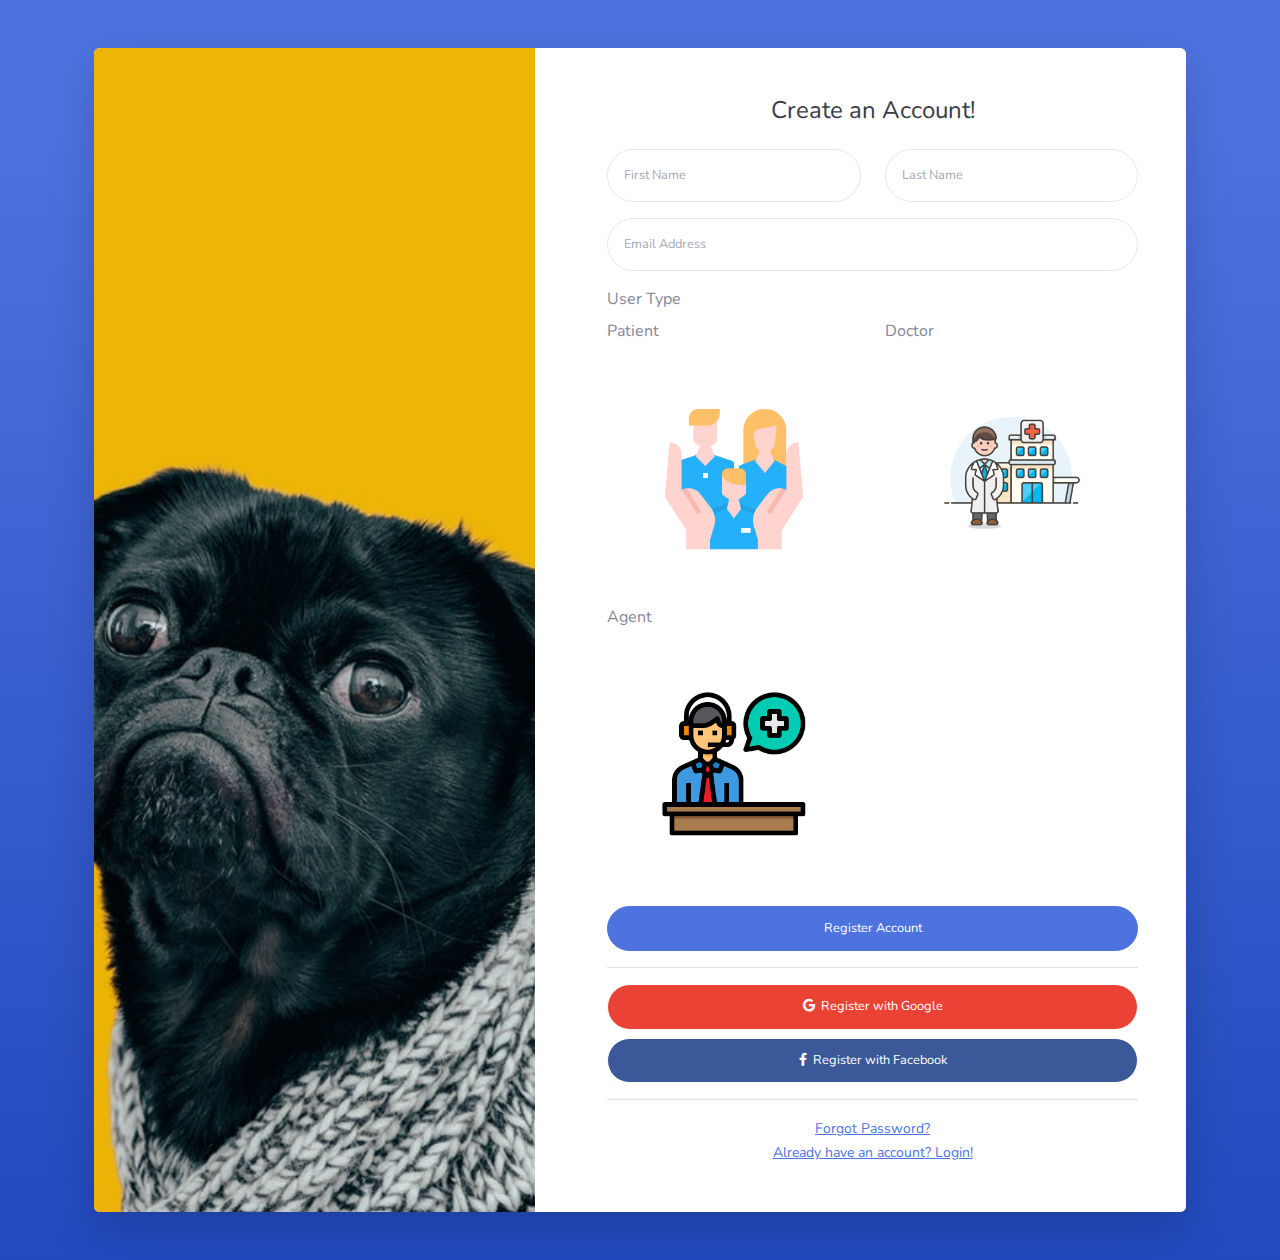
<file: UI-UX/register.html>
<!DOCTYPE html>
<html data-bs-theme="light" lang="en">

<head>
    <meta charset="utf-8">
    <meta name="viewport" content="width=device-width, initial-scale=1.0, shrink-to-fit=no">
    <title>Register - Care-Pass</title>
    <link rel="stylesheet" href="assets/bootstrap/css/bootstrap.min.css">
    <link rel="stylesheet" href="https://fonts.googleapis.com/css?family=Nunito:200,200i,300,300i,400,400i,600,600i,700,700i,800,800i,900,900i&amp;display=swap">
    <link rel="stylesheet" href="assets/fonts/fontawesome-all.min.css">
    <link rel="stylesheet" href="assets/css/untitled.css">
</head>

<body class="bg-gradient-primary">
    <div class="container">
        <div class="card shadow-lg o-hidden border-0 my-5">
            <div class="card-body p-0">
                <div class="row">
                    <div class="col-lg-5 d-none d-lg-flex">
                        <div class="flex-grow-1 bg-register-image" style="background-image: url(&quot;assets/img/dogs/image2.jpeg&quot;);"></div>
                    </div>
                    <div class="col-lg-7">
                        <div class="p-5">
                            <div class="text-center">
                                <h4 class="text-dark mb-4">Create an Account!</h4>
                            </div>
                            <form class="user">
                                <div class="row mb-3">
                                    <div class="col-sm-6 mb-3 mb-sm-0"><input class="form-control form-control-user" type="text" id="exampleFirstName" placeholder="First Name" name="first_name"></div>
                                    <div class="col-sm-6"><input class="form-control form-control-user" type="text" id="exampleLastName" placeholder="Last Name" name="last_name"></div>
                                </div>
                                <div class="mb-3"><input class="form-control form-control-user" type="email" id="exampleInputEmail" aria-describedby="emailHelp" placeholder="Email Address" name="email"></div><label class="form-label">User Type</label>
                                <div class="row mb-3">
                                    <div class="col-sm-6 mb-3 mb-sm-0"><label class="form-label" style="text-align: center;">Patient</label><img class="img-fluid" src="assets/img/avatars/patient.png" width="900px" height="900px" alt="900px" style="text-align: center;"></div>
                                    <div class="col-sm-6 mb-3 mb-sm-0"><label class="form-label" style="text-align: center;">Doctor</label><img class="img-fluid" src="assets/img/avatars/doctor%20hospital.png" width="300px" height="300" alt="300"></div>
                                    <div class="col-sm-6"><label class="form-label" style="text-align: center;">Agent</label><img class="img-fluid" src="assets/img/avatars/Agent.png" width="1200px" height="1200px" alt="1200px"></div>
                                </div><button class="btn btn-primary d-block btn-user w-100" type="submit">Register Account</button>
                                <hr><a class="btn btn-primary d-block btn-google btn-user w-100 mb-2" role="button"><i class="fab fa-google"></i>&nbsp; Register with Google</a><a class="btn btn-primary d-block btn-facebook btn-user w-100" role="button"><i class="fab fa-facebook-f"></i>&nbsp; Register with Facebook</a>
                                <hr>
                            </form>
                            <div class="text-center"><a class="small" href="forgot-password.html">Forgot Password?</a></div>
                            <div class="text-center"><a class="small" href="login.html">Already have an account? Login!</a></div>
                        </div>
                    </div>
                </div>
            </div>
        </div>
    </div>
    <script src="assets/bootstrap/js/bootstrap.min.js"></script>
    <script src="assets/js/bs-init.js"></script>
    <script src="assets/js/theme.js"></script>
</body>

</html>
</file>
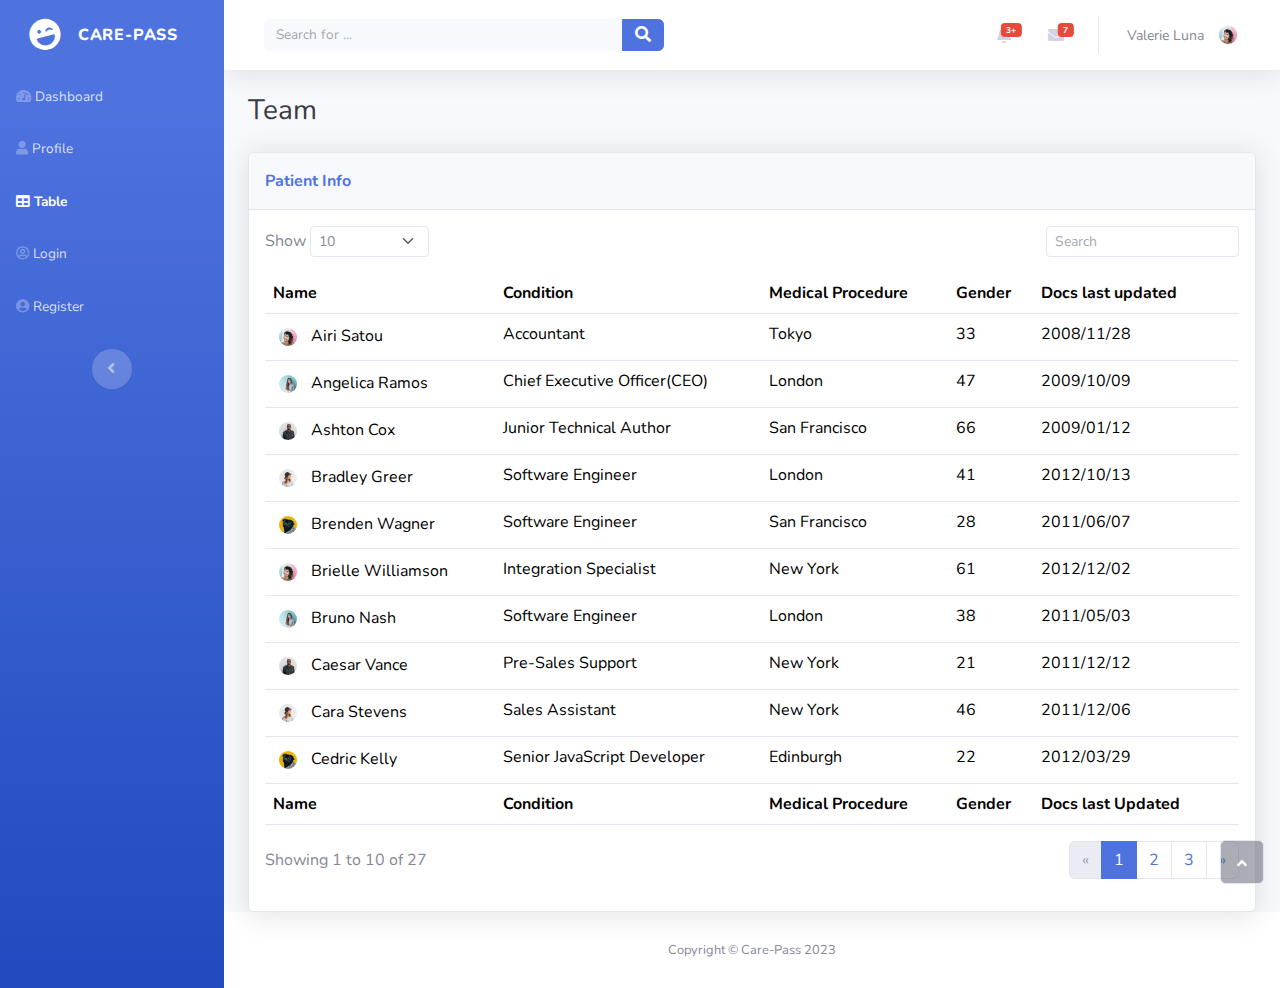
<file: UI-UX/table.html>
<!DOCTYPE html>
<html data-bs-theme="light" lang="en">

<head>
    <meta charset="utf-8">
    <meta name="viewport" content="width=device-width, initial-scale=1.0, shrink-to-fit=no">
    <title>Table - Care-Pass</title>
    <link rel="stylesheet" href="assets/bootstrap/css/bootstrap.min.css">
    <link rel="stylesheet" href="https://fonts.googleapis.com/css?family=Nunito:200,200i,300,300i,400,400i,600,600i,700,700i,800,800i,900,900i&amp;display=swap">
    <link rel="stylesheet" href="assets/fonts/fontawesome-all.min.css">
    <link rel="stylesheet" href="assets/css/untitled.css">
</head>

<body id="page-top">
    <div id="wrapper">
        <nav class="navbar align-items-start sidebar sidebar-dark accordion bg-gradient-primary p-0 navbar-dark">
            <div class="container-fluid d-flex flex-column p-0"><a class="navbar-brand d-flex justify-content-center align-items-center sidebar-brand m-0" href="#">
                    <div class="sidebar-brand-icon rotate-n-15"><i class="fas fa-laugh-wink"></i></div>
                    <div class="sidebar-brand-text mx-3"><span>Care-Pass</span></div>
                </a>
                <hr class="sidebar-divider my-0">
                <ul class="navbar-nav text-light" id="accordionSidebar">
                    <li class="nav-item"><a class="nav-link" href="index.html"><i class="fas fa-tachometer-alt"></i><span>Dashboard</span></a></li>
                    <li class="nav-item"><a class="nav-link" href="profile.html"><i class="fas fa-user"></i><span>Profile</span></a></li>
                    <li class="nav-item"><a class="nav-link active" href="table.html"><i class="fas fa-table"></i><span>Table</span></a></li>
                    <li class="nav-item"><a class="nav-link" href="login.html"><i class="far fa-user-circle"></i><span>Login</span></a></li>
                    <li class="nav-item"><a class="nav-link" href="register.html"><i class="fas fa-user-circle"></i><span>Register</span></a></li>
                </ul>
                <div class="text-center d-none d-md-inline"><button class="btn rounded-circle border-0" id="sidebarToggle" type="button"></button></div>
            </div>
        </nav>
        <div class="d-flex flex-column" id="content-wrapper">
            <div id="content">
                <nav class="navbar navbar-expand bg-white shadow mb-4 topbar static-top navbar-light">
                    <div class="container-fluid"><button class="btn btn-link d-md-none rounded-circle me-3" id="sidebarToggleTop" type="button"><i class="fas fa-bars"></i></button>
                        <form class="d-none d-sm-inline-block me-auto ms-md-3 my-2 my-md-0 mw-100 navbar-search">
                            <div class="input-group"><input class="bg-light form-control border-0 small" type="text" placeholder="Search for ..."><button class="btn btn-primary py-0" type="button"><i class="fas fa-search"></i></button></div>
                        </form>
                        <ul class="navbar-nav flex-nowrap ms-auto">
                            <li class="nav-item dropdown d-sm-none no-arrow"><a class="dropdown-toggle nav-link" aria-expanded="false" data-bs-toggle="dropdown" href="#"><i class="fas fa-search"></i></a>
                                <div class="dropdown-menu dropdown-menu-end p-3 animated--grow-in" aria-labelledby="searchDropdown">
                                    <form class="me-auto navbar-search w-100">
                                        <div class="input-group"><input class="bg-light form-control border-0 small" type="text" placeholder="Search for ...">
                                            <div class="input-group-append"><button class="btn btn-primary py-0" type="button"><i class="fas fa-search"></i></button></div>
                                        </div>
                                    </form>
                                </div>
                            </li>
                            <li class="nav-item dropdown no-arrow mx-1">
                                <div class="nav-item dropdown no-arrow"><a class="dropdown-toggle nav-link" aria-expanded="false" data-bs-toggle="dropdown" href="#"><span class="badge bg-danger badge-counter">3+</span><i class="fas fa-bell fa-fw"></i></a>
                                    <div class="dropdown-menu dropdown-menu-end dropdown-list animated--grow-in">
                                        <h6 class="dropdown-header">alerts center</h6><a class="dropdown-item d-flex align-items-center" href="#">
                                            <div class="me-3">
                                                <div class="bg-primary icon-circle"><i class="fas fa-file-alt text-white"></i></div>
                                            </div>
                                            <div><span class="small text-gray-500">December 12, 2019</span>
                                                <p>A new monthly report is ready to download!</p>
                                            </div>
                                        </a><a class="dropdown-item d-flex align-items-center" href="#">
                                            <div class="me-3">
                                                <div class="bg-success icon-circle"><i class="fas fa-donate text-white"></i></div>
                                            </div>
                                            <div><span class="small text-gray-500">December 7, 2019</span>
                                                <p>$290.29 has been deposited into your account!</p>
                                            </div>
                                        </a><a class="dropdown-item d-flex align-items-center" href="#">
                                            <div class="me-3">
                                                <div class="bg-warning icon-circle"><i class="fas fa-exclamation-triangle text-white"></i></div>
                                            </div>
                                            <div><span class="small text-gray-500">December 2, 2019</span>
                                                <p>Spending Alert: We've noticed unusually high spending for your account.</p>
                                            </div>
                                        </a><a class="dropdown-item text-center small text-gray-500" href="#">Show All Alerts</a>
                                    </div>
                                </div>
                            </li>
                            <li class="nav-item dropdown no-arrow mx-1">
                                <div class="nav-item dropdown no-arrow"><a class="dropdown-toggle nav-link" aria-expanded="false" data-bs-toggle="dropdown" href="#"><span class="badge bg-danger badge-counter">7</span><i class="fas fa-envelope fa-fw"></i></a>
                                    <div class="dropdown-menu dropdown-menu-end dropdown-list animated--grow-in">
                                        <h6 class="dropdown-header">alerts center</h6><a class="dropdown-item d-flex align-items-center" href="#">
                                            <div class="dropdown-list-image me-3"><img class="rounded-circle" src="assets/img/avatars/avatar4.jpeg">
                                                <div class="bg-success status-indicator"></div>
                                            </div>
                                            <div class="fw-bold">
                                                <div class="text-truncate"><span>Hi there! I am wondering if you can help me with a problem I've been having.</span></div>
                                                <p class="small text-gray-500 mb-0">Emily Fowler - 58m</p>
                                            </div>
                                        </a><a class="dropdown-item d-flex align-items-center" href="#">
                                            <div class="dropdown-list-image me-3"><img class="rounded-circle" src="assets/img/avatars/avatar2.jpeg">
                                                <div class="status-indicator"></div>
                                            </div>
                                            <div class="fw-bold">
                                                <div class="text-truncate"><span>I have the photos that you ordered last month!</span></div>
                                                <p class="small text-gray-500 mb-0">Jae Chun - 1d</p>
                                            </div>
                                        </a><a class="dropdown-item d-flex align-items-center" href="#">
                                            <div class="dropdown-list-image me-3"><img class="rounded-circle" src="assets/img/avatars/avatar3.jpeg">
                                                <div class="bg-warning status-indicator"></div>
                                            </div>
                                            <div class="fw-bold">
                                                <div class="text-truncate"><span>Last month's report looks great, I am very happy with the progress so far, keep up the good work!</span></div>
                                                <p class="small text-gray-500 mb-0">Morgan Alvarez - 2d</p>
                                            </div>
                                        </a><a class="dropdown-item d-flex align-items-center" href="#">
                                            <div class="dropdown-list-image me-3"><img class="rounded-circle" src="assets/img/avatars/avatar5.jpeg">
                                                <div class="bg-success status-indicator"></div>
                                            </div>
                                            <div class="fw-bold">
                                                <div class="text-truncate"><span>Am I a good boy? The reason I ask is because someone told me that people say this to all dogs, even if they aren't good...</span></div>
                                                <p class="small text-gray-500 mb-0">Chicken the Dog · 2w</p>
                                            </div>
                                        </a><a class="dropdown-item text-center small text-gray-500" href="#">Show All Alerts</a>
                                    </div>
                                </div>
                                <div class="shadow dropdown-list dropdown-menu dropdown-menu-end" aria-labelledby="alertsDropdown"></div>
                            </li>
                            <div class="d-none d-sm-block topbar-divider"></div>
                            <li class="nav-item dropdown no-arrow">
                                <div class="nav-item dropdown no-arrow"><a class="dropdown-toggle nav-link" aria-expanded="false" data-bs-toggle="dropdown" href="#"><span class="d-none d-lg-inline me-2 text-gray-600 small">Valerie Luna</span><img class="border rounded-circle img-profile" src="assets/img/avatars/avatar1.jpeg"></a>
                                    <div class="dropdown-menu shadow dropdown-menu-end animated--grow-in"><a class="dropdown-item" href="#"><i class="fas fa-user fa-sm fa-fw me-2 text-gray-400"></i>&nbsp;Profile</a><a class="dropdown-item" href="#"><i class="fas fa-cogs fa-sm fa-fw me-2 text-gray-400"></i>&nbsp;Settings</a><a class="dropdown-item" href="#"><i class="fas fa-list fa-sm fa-fw me-2 text-gray-400"></i>&nbsp;Activity log</a>
                                        <div class="dropdown-divider"></div><a class="dropdown-item" href="#"><i class="fas fa-sign-out-alt fa-sm fa-fw me-2 text-gray-400"></i>&nbsp;Logout</a>
                                    </div>
                                </div>
                            </li>
                        </ul>
                    </div>
                </nav>
                <div class="container-fluid">
                    <h3 class="text-dark mb-4">Team</h3>
                    <div class="card shadow">
                        <div class="card-header py-3">
                            <p class="text-primary m-0 fw-bold">Patient Info</p>
                        </div>
                        <div class="card-body">
                            <div class="row">
                                <div class="col-md-6 text-nowrap">
                                    <div id="dataTable_length" class="dataTables_length" aria-controls="dataTable"><label class="form-label">Show&nbsp;<select class="d-inline-block form-select form-select-sm">
                                                <option value="10" selected="">10</option>
                                                <option value="25">25</option>
                                                <option value="50">50</option>
                                                <option value="100">100</option>
                                            </select>&nbsp;</label></div>
                                </div>
                                <div class="col-md-6">
                                    <div class="text-md-end dataTables_filter" id="dataTable_filter"><label class="form-label"><input type="search" class="form-control form-control-sm" aria-controls="dataTable" placeholder="Search"></label></div>
                                </div>
                            </div>
                            <div class="table-responsive table mt-2" id="dataTable" role="grid" aria-describedby="dataTable_info">
                                <table class="table my-0" id="dataTable">
                                    <thead>
                                        <tr>
                                            <th>Name</th>
                                            <th>Condition</th>
                                            <th>Medical Procedure</th>
                                            <th>Gender</th>
                                            <th>Docs last updated</th>
                                        </tr>
                                    </thead>
                                    <tbody>
                                        <tr>
                                            <td><img class="rounded-circle me-2" width="30" height="30" src="assets/img/avatars/avatar1.jpeg">Airi Satou</td>
                                            <td>Accountant</td>
                                            <td>Tokyo</td>
                                            <td>33</td>
                                            <td>2008/11/28</td>
                                        </tr>
                                        <tr>
                                            <td><img class="rounded-circle me-2" width="30" height="30" src="assets/img/avatars/avatar2.jpeg">Angelica Ramos</td>
                                            <td>Chief Executive Officer(CEO)</td>
                                            <td>London</td>
                                            <td>47</td>
                                            <td>2009/10/09<br></td>
                                        </tr>
                                        <tr>
                                            <td><img class="rounded-circle me-2" width="30" height="30" src="assets/img/avatars/avatar3.jpeg">Ashton Cox</td>
                                            <td>Junior Technical Author</td>
                                            <td>San Francisco</td>
                                            <td>66</td>
                                            <td>2009/01/12<br></td>
                                        </tr>
                                        <tr>
                                            <td><img class="rounded-circle me-2" width="30" height="30" src="assets/img/avatars/avatar4.jpeg">Bradley Greer</td>
                                            <td>Software Engineer</td>
                                            <td>London</td>
                                            <td>41</td>
                                            <td>2012/10/13<br></td>
                                        </tr>
                                        <tr>
                                            <td><img class="rounded-circle me-2" width="30" height="30" src="assets/img/avatars/avatar5.jpeg">Brenden Wagner</td>
                                            <td>Software Engineer</td>
                                            <td>San Francisco</td>
                                            <td>28</td>
                                            <td>2011/06/07<br></td>
                                        </tr>
                                        <tr>
                                            <td><img class="rounded-circle me-2" width="30" height="30" src="assets/img/avatars/avatar1.jpeg">Brielle Williamson</td>
                                            <td>Integration Specialist</td>
                                            <td>New York</td>
                                            <td>61</td>
                                            <td>2012/12/02<br></td>
                                        </tr>
                                        <tr>
                                            <td><img class="rounded-circle me-2" width="30" height="30" src="assets/img/avatars/avatar2.jpeg">Bruno Nash<br></td>
                                            <td>Software Engineer</td>
                                            <td>London</td>
                                            <td>38</td>
                                            <td>2011/05/03<br></td>
                                        </tr>
                                        <tr>
                                            <td><img class="rounded-circle me-2" width="30" height="30" src="assets/img/avatars/avatar3.jpeg">Caesar Vance</td>
                                            <td>Pre-Sales Support</td>
                                            <td>New York</td>
                                            <td>21</td>
                                            <td>2011/12/12<br></td>
                                        </tr>
                                        <tr>
                                            <td><img class="rounded-circle me-2" width="30" height="30" src="assets/img/avatars/avatar4.jpeg">Cara Stevens</td>
                                            <td>Sales Assistant</td>
                                            <td>New York</td>
                                            <td>46</td>
                                            <td>2011/12/06<br></td>
                                        </tr>
                                        <tr>
                                            <td><img class="rounded-circle me-2" width="30" height="30" src="assets/img/avatars/avatar5.jpeg">Cedric Kelly</td>
                                            <td>Senior JavaScript Developer</td>
                                            <td>Edinburgh</td>
                                            <td>22</td>
                                            <td>2012/03/29<br></td>
                                        </tr>
                                    </tbody>
                                    <tfoot>
                                        <tr>
                                            <td><strong>Name</strong></td>
                                            <td><strong>Condition</strong></td>
                                            <td><strong>Medical Procedure</strong></td>
                                            <td><strong>Gender</strong></td>
                                            <td><strong>Docs last Updated</strong></td>
                                            <td></td>
                                        </tr>
                                    </tfoot>
                                </table>
                            </div>
                            <div class="row">
                                <div class="col-md-6 align-self-center">
                                    <p id="dataTable_info" class="dataTables_info" role="status" aria-live="polite">Showing 1 to 10 of 27</p>
                                </div>
                                <div class="col-md-6">
                                    <nav class="d-lg-flex justify-content-lg-end dataTables_paginate paging_simple_numbers">
                                        <ul class="pagination">
                                            <li class="page-item disabled"><a class="page-link" aria-label="Previous" href="#"><span aria-hidden="true">«</span></a></li>
                                            <li class="page-item active"><a class="page-link" href="#">1</a></li>
                                            <li class="page-item"><a class="page-link" href="#">2</a></li>
                                            <li class="page-item"><a class="page-link" href="#">3</a></li>
                                            <li class="page-item"><a class="page-link" aria-label="Next" href="#"><span aria-hidden="true">»</span></a></li>
                                        </ul>
                                    </nav>
                                </div>
                            </div>
                        </div>
                    </div>
                </div>
            </div>
            <footer class="bg-white sticky-footer">
                <div class="container my-auto">
                    <div class="text-center my-auto copyright"><span>Copyright © Care-Pass 2023</span></div>
                </div>
            </footer>
        </div><a class="border rounded d-inline scroll-to-top" href="#page-top"><i class="fas fa-angle-up"></i></a>
    </div>
    <script src="assets/bootstrap/js/bootstrap.min.js"></script>
    <script src="assets/js/bs-init.js"></script>
    <script src="assets/js/theme.js"></script>
</body>

</html>
</file>
<file: UI-UX/assets/css/untitled.css>
img {
  transform: scale(0.6);
}
</file>
